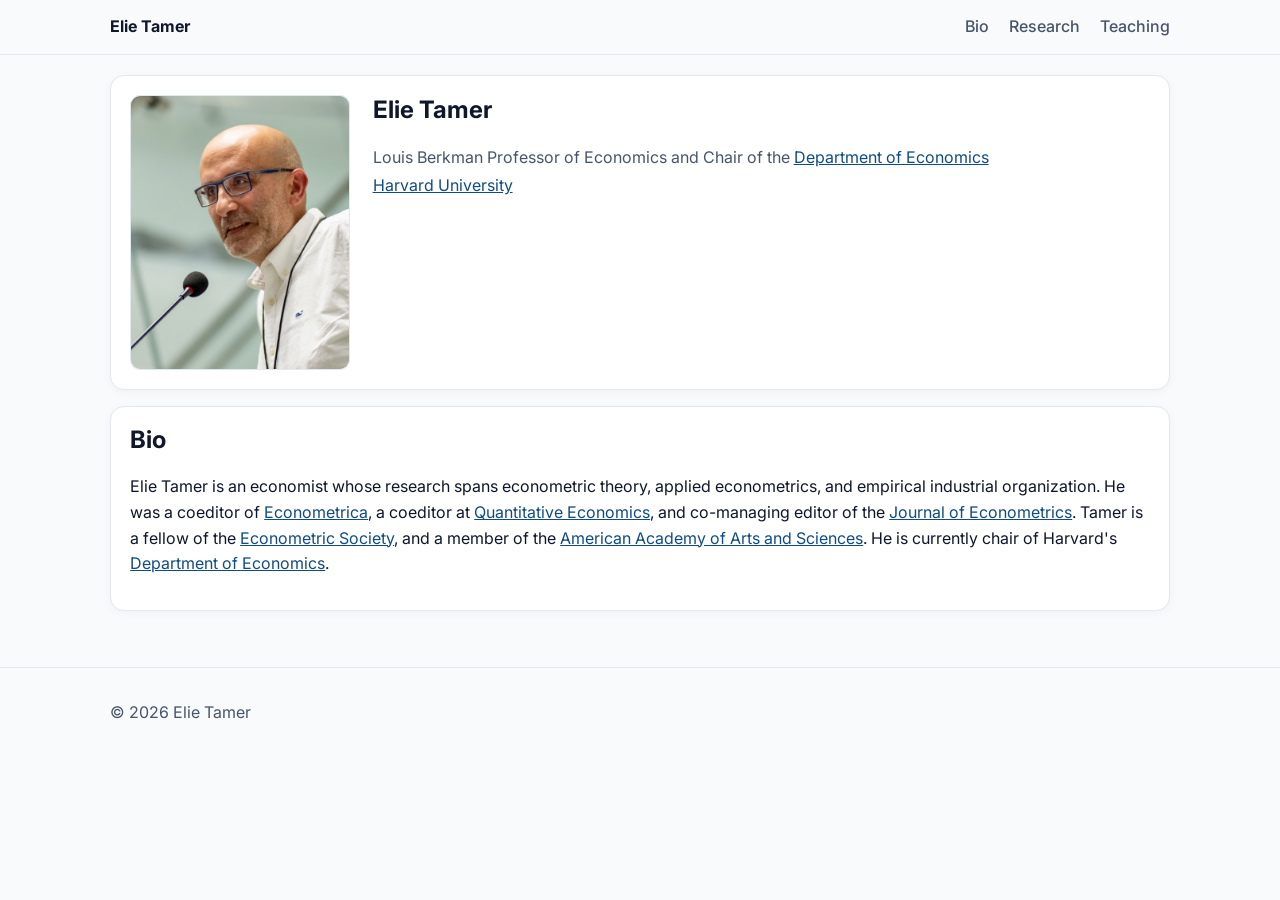
<file: index.html>
<!doctype html>
<html lang="en">
<head>
  <meta charset="utf-8" />
  <meta name="viewport" content="width=device-width, initial-scale=1" />
  <base href="./" />
  <title>Elie Tamer | Harvard Economics</title>
  <meta name="description" content="Elie Tamer — Louis Berkman Professor of Economics and Chair of the Department of Economics at Harvard University." />
  <link rel="preconnect" href="https://fonts.googleapis.com">
  <link rel="preconnect" href="https://fonts.gstatic.com" crossorigin>
  <link href="https://fonts.googleapis.com/css2?family=Inter:wght@400;500;600;700&display=swap" rel="stylesheet">
  <link rel="stylesheet" href="styles.css" />
</head>
<body>
  <header class="topbar">
    <div class="container topbar-inner">
      <a class="brand" href="#home">Elie Tamer</a>
      <nav class="nav">
        <a href="#bio">Bio</a>
        <a href="research.html">Research</a>
        <a href="teaching.html">Teaching</a>
      </nav>
    </div>
  </header>

  <main id="home" class="container layout">
    <section class="hero card">
      <img
        class="portrait"
        src="assets/portrait.jpg"
        alt="Portrait of Elie Tamer"
      />
      <div>
        <h1>Elie Tamer</h1>
        <p class="subtitle">Louis Berkman Professor of Economics and Chair of the <a href="https://www.economics.harvard.edu" target="_blank" rel="noopener">Department of Economics</a></p>
        <p class="subtitle"><a href="https://www.economics.harvard.edu/" target="_blank" rel="noopener">Harvard University</a></p>
      </div>
    </section>

    <section id="bio" class="card section">
      <h2>Bio</h2>
      <p>
        Elie Tamer is an economist whose research spans econometric theory, applied econometrics,
        and empirical industrial organization. He was a coeditor of
        <a href="https://www.econometricsociety.org/publications/econometrica" target="_blank" rel="noopener">Econometrica</a>,
        a coeditor at
        <a href="https://www.econometricsociety.org/publications/quantitative-economics" target="_blank" rel="noopener">Quantitative Economics</a>,
        and co-managing editor of the
        <a href="https://www.sciencedirect.com/journal/journal-of-econometrics" target="_blank" rel="noopener">Journal of Econometrics</a>.
        Tamer is a fellow of the
        <a href="https://www.econometricsociety.org/" target="_blank" rel="noopener">Econometric Society</a>,
        and a member of the
        <a href="https://www.amacad.org/" target="_blank" rel="noopener">American Academy of Arts and Sciences</a>.
        He is currently chair of Harvard's <a href="https://www.economics.harvard.edu" target="_blank" rel="noopener">Department of Economics</a>.
      </p>
    </section>
  </main>

  <footer class="footer">
    <div class="container">
      <p>© <span id="year"></span> Elie Tamer</p>
    </div>
  </footer>

  <script>
    document.getElementById('year').textContent = new Date().getFullYear();
  </script>
</body>
</html>
</file>
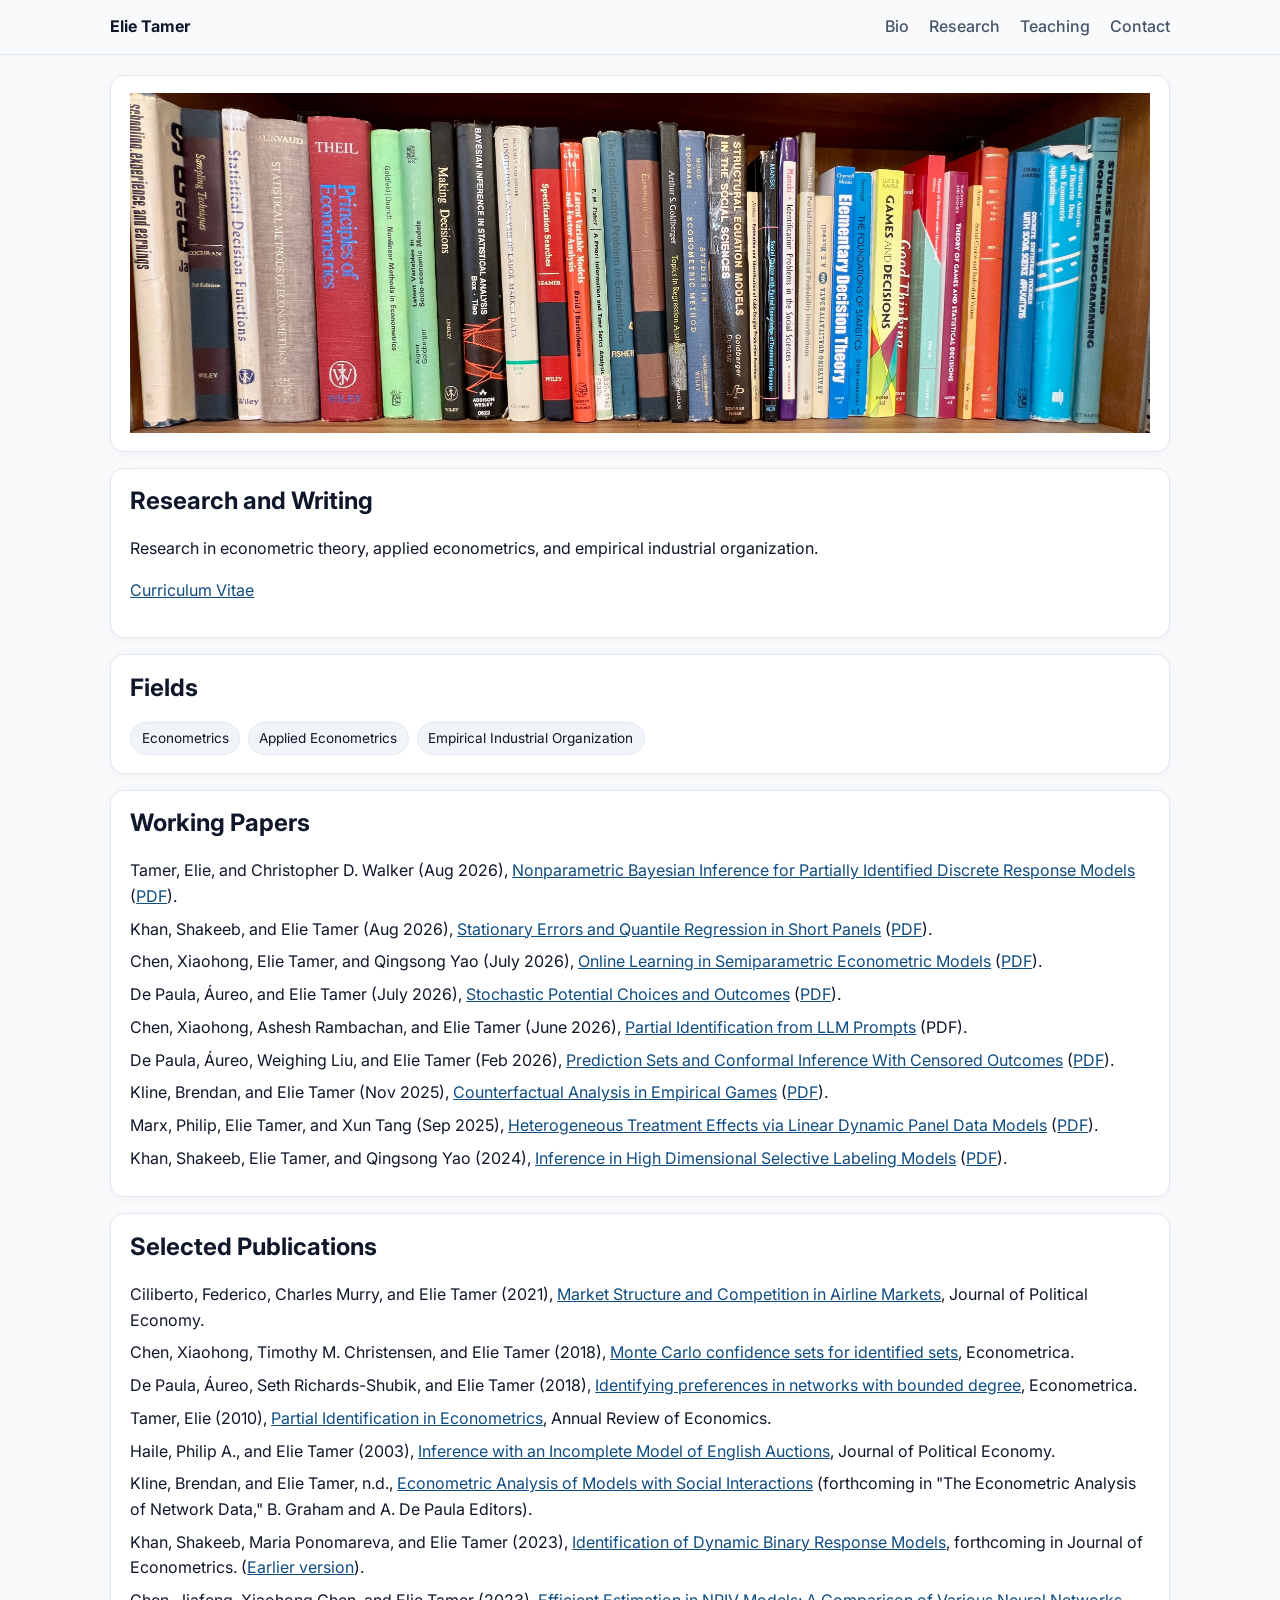
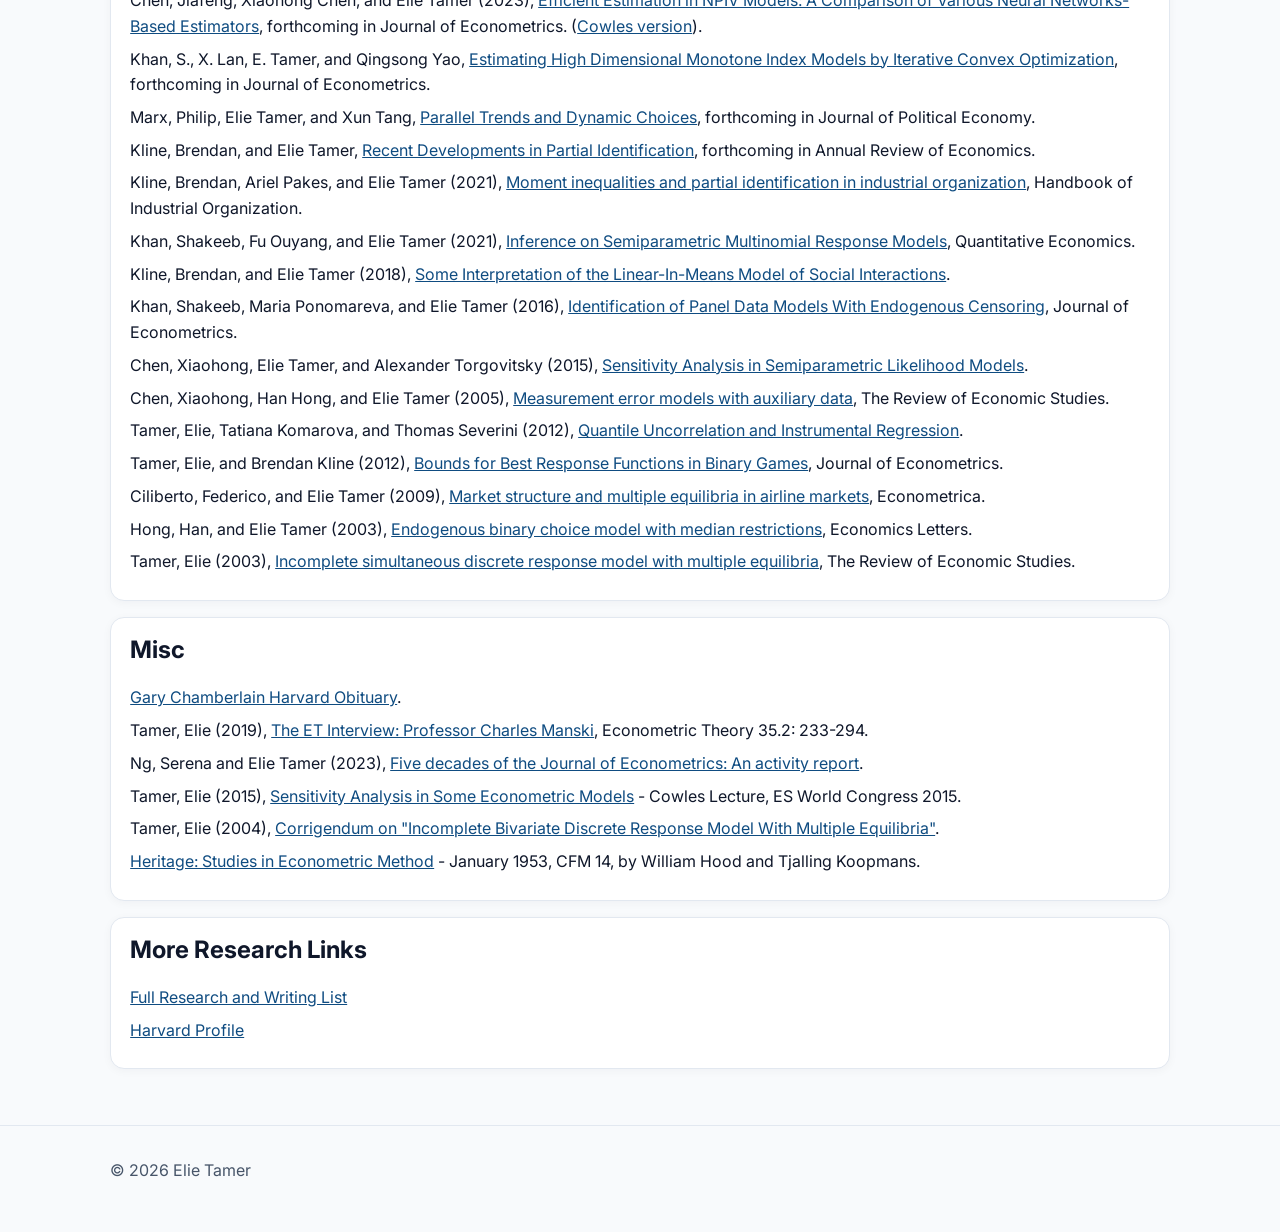
<file: research.html>
<!doctype html>
<html lang="en">
<head>
  <meta charset="utf-8" />
  <meta name="viewport" content="width=device-width, initial-scale=1" />
  <base href="./" />
  <title>Research | Elie Tamer</title>
  <meta name="description" content="Research page for Elie Tamer." />
  <link rel="preconnect" href="https://fonts.googleapis.com">
  <link rel="preconnect" href="https://fonts.gstatic.com" crossorigin>
  <link href="https://fonts.googleapis.com/css2?family=Inter:wght@400;500;600;700&display=swap" rel="stylesheet">
  <link rel="stylesheet" href="styles.css?v=10" />
</head>
<body>
  <header class="topbar">
    <div class="container topbar-inner">
      <a class="brand" href="index.html">Elie Tamer</a>
      <nav class="nav">
        <a href="index.html#bio">Bio</a>
        <a href="research.html">Research</a>
        <a href="teaching.html">Teaching</a>
        <a href="index.html#contact">Contact</a>
      </nav>
    </div>
  </header>

  <main class="container layout">
    <section class="card section research-banner-wrap">
      <img class="research-banner" src="books.jpg" alt="Books banner" />
    </section>

    <section class="card section">
      <h1>Research and Writing</h1>
      <p>Research in econometric theory, applied econometrics, and empirical industrial organization.</p>
      <p>
        <a href="Tamer CV/cv-llt.pdf" target="_blank" rel="noopener">
          Curriculum Vitae
        </a>
      </p>
    </section>

    <section class="card section">
      <h2>Fields</h2>
      <div class="chips">
        <span>Econometrics</span>
        <span>Applied Econometrics</span>
        <span>Empirical Industrial Organization</span>
      </div>
    </section>

    <section class="card section">
      <h2>Working Papers</h2>
      <ul class="clean-list">
        <li>
          Tamer, Elie, and Christopher D. Walker (Aug 2026),
          <a href="https://arxiv.org/abs/2608.25814" target="_blank" rel="noopener">Nonparametric Bayesian Inference for Partially Identified Discrete Response Models</a>
          (<a href="https://arxiv.org/pdf/2608.25814" target="_blank" rel="noopener">PDF</a>).
        </li>
        <li>
          Khan, Shakeeb, and Elie Tamer (Aug 2026),
          <a href="https://arxiv.org/abs/2608.08750" target="_blank" rel="noopener">Stationary Errors and Quantile Regression in Short Panels</a>
          (<a href="https://arxiv.org/pdf/2608.08750" target="_blank" rel="noopener">PDF</a>).
        </li>
        <li>
          Chen, Xiaohong, Elie Tamer, and Qingsong Yao (July 2026),
          <a href="https://arxiv.org/abs/2603.08614" target="_blank" rel="noopener">Online Learning in Semiparametric Econometric Models</a>
          (<a href="https://arxiv.org/pdf/2603.08614" target="_blank" rel="noopener">PDF</a>).
        </li>
        <li>
          De Paula, Áureo, and Elie Tamer (July 2026),
          <a href="https://arxiv.org/abs/2607.21413" target="_blank" rel="noopener">Stochastic Potential Choices and Outcomes</a>
          (<a href="https://arxiv.org/pdf/2607.21413" target="_blank" rel="noopener">PDF</a>).
        </li>
        <li>
          Chen, Xiaohong, Ashesh Rambachan, and Elie Tamer (June 2026),
          <a href="assets/papers/LLM-June24.pdf" target="_blank" rel="noopener">Partial Identification from LLM Prompts</a>
          (PDF).
        </li>
        <li>
          De Paula, Áureo, Weighing Liu, and Elie Tamer (Feb 2026),
          <a href="https://arxiv.org/abs/2501.10117" target="_blank" rel="noopener">Prediction Sets and Conformal Inference With Censored Outcomes</a>
          (<a href="https://drive.google.com/file/d/1F5XwK9Nn-wn7ErsfMFAyox2NCp6W2hEZ/view?usp=drive_link" target="_blank" rel="noopener">PDF</a>).
        </li>
        <li>
          Kline, Brendan, and Elie Tamer (Nov 2025),
          <a href="https://arxiv.org/abs/2410.12731" target="_blank" rel="noopener">Counterfactual Analysis in Empirical Games</a>
          (<a href="https://drive.google.com/file/d/127od5SAU0rBYenrAZEQQC-P2l1y4wUBI/view?usp=share_link" target="_blank" rel="noopener">PDF</a>).
        </li>
        <li>
          Marx, Philip, Elie Tamer, and Xun Tang (Sep 2025),
          <a href="https://arxiv.org/pdf/2410.19060" target="_blank" rel="noopener">Heterogeneous Treatment Effects via Linear Dynamic Panel Data Models</a>
          (<a href="https://drive.google.com/file/d/1HAJKq7hV3Cu_mTCOJ2au5w3gyeDZw2d3/view?usp=drive_link" target="_blank" rel="noopener">PDF</a>).
        </li>
        <li>
          Khan, Shakeeb, Elie Tamer, and Qingsong Yao (2024),
          <a href="https://arxiv.org/pdf/2410.18381" target="_blank" rel="noopener">Inference in High Dimensional Selective Labeling Models</a>
          (<a href="https://drive.google.com/file/d/1u2CQClWNGkr0U9SmAf3Kejp1n8fEgITr/view?usp=drive_link" target="_blank" rel="noopener">PDF</a>).
        </li>
      </ul>
    </section>

    <section class="card section">
      <h2>Selected Publications</h2>
      <ul class="clean-list">
        <li>
          Ciliberto, Federico, Charles Murry, and Elie Tamer (2021),
          <a href="https://papers.ssrn.com/sol3/papers.cfm?abstract_id=2777820" target="_blank" rel="noopener">Market Structure and Competition in Airline Markets</a>, Journal of Political Economy.
        </li>
        <li>
          Chen, Xiaohong, Timothy M. Christensen, and Elie Tamer (2018),
          <a href="https://onlinelibrary.wiley.com/doi/pdf/10.3982/ecta14525" target="_blank" rel="noopener">Monte Carlo confidence sets for identified sets</a>, Econometrica.
        </li>
        <li>
          De Paula, Áureo, Seth Richards-Shubik, and Elie Tamer (2018),
          <a href="https://tamer.scholars.harvard.edu/sites/g/files/omnuum7756/files/tamer/files/network_prt_revision2_final.pdf" target="_blank" rel="noopener">Identifying preferences in networks with bounded degree</a>, Econometrica.
        </li>
        <li>
          Tamer, Elie (2010),
          <a href="https://tamer.scholars.harvard.edu/publications/partial-identification-econometrics" target="_blank" rel="noopener">Partial Identification in Econometrics</a>, Annual Review of Economics.
        </li>
        <li>
          Haile, Philip A., and Elie Tamer (2003),
          <a href="https://www.journals.uchicago.edu/doi/10.1086/344805" target="_blank" rel="noopener">Inference with an Incomplete Model of English Auctions</a>, Journal of Political Economy.
        </li>
        <li>
          Kline, Brendan, and Elie Tamer, n.d.,
          <a href="https://drive.google.com/file/d/12YwTlvRgEaZ8_sn36OtNErnhK1bx767b/view?usp=drive_link" target="_blank" rel="noopener">Econometric Analysis of Models with Social Interactions</a> (forthcoming in "The Econometric Analysis of Network Data," B. Graham and A. De Paula Editors).
        </li>
        <li>
          Khan, Shakeeb, Maria Ponomareva, and Elie Tamer (2023),
          <a href="https://drive.google.com/file/d/1wk-VQoTooPvEoRIliRSmC_K4YBwSCVfJ/view?usp=drive_link" target="_blank" rel="noopener">Identification of Dynamic Binary Response Models</a>, forthcoming in Journal of Econometrics. (<a href="https://drive.google.com/file/d/1dV7WUHg6cc0BND0fgvrwHztYZGH_hFU4/view?usp=share_link" target="_blank" rel="noopener">Earlier version</a>).
        </li>
        <li>
          Chen, Jiafeng, Xiaohong Chen, and Elie Tamer (2023),
          <a href="https://drive.google.com/file/d/17sPxlxv0SRZZP-34GkQoekUM3QIqQjAf/view?usp=drive_link" target="_blank" rel="noopener">Efficient Estimation in NPIV Models: A Comparison of Various Neural Networks-Based Estimators</a>, forthcoming in Journal of Econometrics. (<a href="https://cowles.yale.edu/sites/default/files/d2319.pdf" target="_blank" rel="noopener">Cowles version</a>).
        </li>
        <li>
          Khan, S., X. Lan, E. Tamer, and Qingsong Yao,
          <a href="https://drive.google.com/file/d/15BJ9rW8wSlihp2FzUD1dWk026T1iLHFi/view?usp=drive_link" target="_blank" rel="noopener">Estimating High Dimensional Monotone Index Models by Iterative Convex Optimization</a>, forthcoming in Journal of Econometrics.
        </li>
        <li>
          Marx, Philip, Elie Tamer, and Xun Tang,
          <a href="https://arxiv.org/pdf/2207.06564" target="_blank" rel="noopener">Parallel Trends and Dynamic Choices</a>, forthcoming in Journal of Political Economy.
        </li>
        <li>
          Kline, Brendan, and Elie Tamer,
          <a href="https://drive.google.com/file/d/1jTFFUdTpifcNJtBoHd-sl5uFGrsB6qDO/view?usp=drive_link" target="_blank" rel="noopener">Recent Developments in Partial Identification</a>, forthcoming in Annual Review of Economics.
        </li>
        <li>
          Kline, Brendan, Ariel Pakes, and Elie Tamer (2021),
          <a href="https://www.nber.org/system/files/working_papers/w29409/w29409.pdf" target="_blank" rel="noopener">Moment inequalities and partial identification in industrial organization</a>, Handbook of Industrial Organization.
        </li>
        <li>
          Khan, Shakeeb, Fu Ouyang, and Elie Tamer (2021),
          <a href="https://drive.google.com/file/d/1oVBbbhFJcS9r6sSkN0jk70UYj-KzWmR_/view?usp=share_link" target="_blank" rel="noopener">Inference on Semiparametric Multinomial Response Models</a>, Quantitative Economics.
        </li>
        <li>
          Kline, Brendan, and Elie Tamer (2018),
          <a href="https://drive.google.com/file/d/1-hIlb_ubUwiFlypeZyuwmUEir3yMnztM/view?usp=share_link" target="_blank" rel="noopener">Some Interpretation of the Linear-In-Means Model of Social Interactions</a>.
        </li>
        <li>
          Khan, Shakeeb, Maria Ponomareva, and Elie Tamer (2016),
          <a href="https://tamer.scholars.harvard.edu/publications/identification-panel-data-models-withendogenous-censoring" target="_blank" rel="noopener">Identification of Panel Data Models With Endogenous Censoring</a>, Journal of Econometrics.
        </li>
        <li>
          Chen, Xiaohong, Elie Tamer, and Alexander Torgovitsky (2015),
          <a href="https://drive.google.com/file/d/1nUfkfe8fqSRHbvdojYUM7LPmDdLPIDgA/view?usp=share_link" target="_blank" rel="noopener">Sensitivity Analysis in Semiparametric Likelihood Models</a>.
        </li>
        <li>
          Chen, Xiaohong, Han Hong, and Elie Tamer (2005),
          <a href="https://www.jstor.org/stable/pdf/3700655" target="_blank" rel="noopener">Measurement error models with auxiliary data</a>, The Review of Economic Studies.
        </li>
        <li>
          Tamer, Elie, Tatiana Komarova, and Thomas Severini (2012),
          <a href="https://drive.google.com/file/d/1oX35oQY2id_lDq19FiEqPCKwk3KZoP3w/view?usp=share_link" target="_blank" rel="noopener">Quantile Uncorrelation and Instrumental Regression</a>.
        </li>
        <li>
          Tamer, Elie, and Brendan Kline (2012),
          <a href="https://tamer.scholars.harvard.edu/publications/bounds-best-response-functions-binary-games" target="_blank" rel="noopener">Bounds for Best Response Functions in Binary Games</a>, Journal of Econometrics.
        </li>
        <li>
          Ciliberto, Federico, and Elie Tamer (2009),
          <a href="https://doi.org/10.3982/ecta7942" target="_blank" rel="noopener">Market structure and multiple equilibria in airline markets</a>, Econometrica.
        </li>
        <li>
          Hong, Han, and Elie Tamer (2003),
          <a href="https://www.sciencedirect.com/science/article/pii/S016517650300096X" target="_blank" rel="noopener">Endogenous binary choice model with median restrictions</a>, Economics Letters.
        </li>
        <li>
          Tamer, Elie (2003),
          <a href="https://doi.org/10.1111/1467-937X.00181" target="_blank" rel="noopener">Incomplete simultaneous discrete response model with multiple equilibria</a>, The Review of Economic Studies.
        </li>
      </ul>
    </section>

    <section class="card section">
      <h2>Misc</h2>
      <ul class="clean-list">
        <li>
          <a href="https://drive.google.com/file/d/1WibIoYiQmTJ8WlCEdL09iXmTyxgHTt4A/view?usp=share_link" target="_blank" rel="noopener">Gary Chamberlain Harvard Obituary</a>.
        </li>
        <li>
          Tamer, Elie (2019),
          <a href="https://drive.google.com/file/d/10RiUvkWYuoLoR-RTIvknN4FX7uwrYCW_/view?usp=share_link" target="_blank" rel="noopener">The ET Interview: Professor Charles Manski</a>, Econometric Theory 35.2: 233-294.
        </li>
        <li>
          Ng, Serena and Elie Tamer (2023),
          <a href="https://drive.google.com/file/d/1WarOIf5Hw5HOA8ZlzrS5i2RZhebcfU_J/view?usp=share_link" target="_blank" rel="noopener">Five decades of the Journal of Econometrics: An activity report</a>.
        </li>
        <li>
          Tamer, Elie (2015),
          <a href="https://drive.google.com/file/d/1wybvg2kSukzgDeG0eKGh090je43MH7wY/view?usp=share_link" target="_blank" rel="noopener">Sensitivity Analysis in Some Econometric Models</a> - Cowles Lecture, ES World Congress 2015.
        </li>
        <li>
          Tamer, Elie (2004),
          <a href="https://drive.google.com/file/d/1nSBoHCxaqSyB9wpGJhFKjboMQDx7q-k3/view?usp=share_link" target="_blank" rel="noopener">Corrigendum on "Incomplete Bivariate Discrete Response Model With Multiple Equilibria"</a>.
        </li>
        <li>
          <a href="https://cowles.yale.edu/sites/default/files/2022-09/m14-all.pdf" target="_blank" rel="noopener">Heritage: Studies in Econometric Method</a> - January 1953, CFM 14, by William Hood and Tjalling Koopmans.
        </li>
      </ul>
    </section>

    <section class="card section">
      <h2>More Research Links</h2>
      <ul class="clean-list">
        <li><a href="https://sites.google.com/g.harvard.edu/elietamer/research-and-writing">Full Research and Writing List</a></li>
        <li><a href="https://www.economics.harvard.edu/people/elie-tamer" target="_blank" rel="noopener">Harvard Profile</a></li>
      </ul>
    </section>
  </main>

  <footer class="footer">
    <div class="container">
      <p>© <span id="year"></span> Elie Tamer</p>
    </div>
  </footer>

  <script>
    document.getElementById('year').textContent = new Date().getFullYear();
  </script>
</body>
</html>
</file>
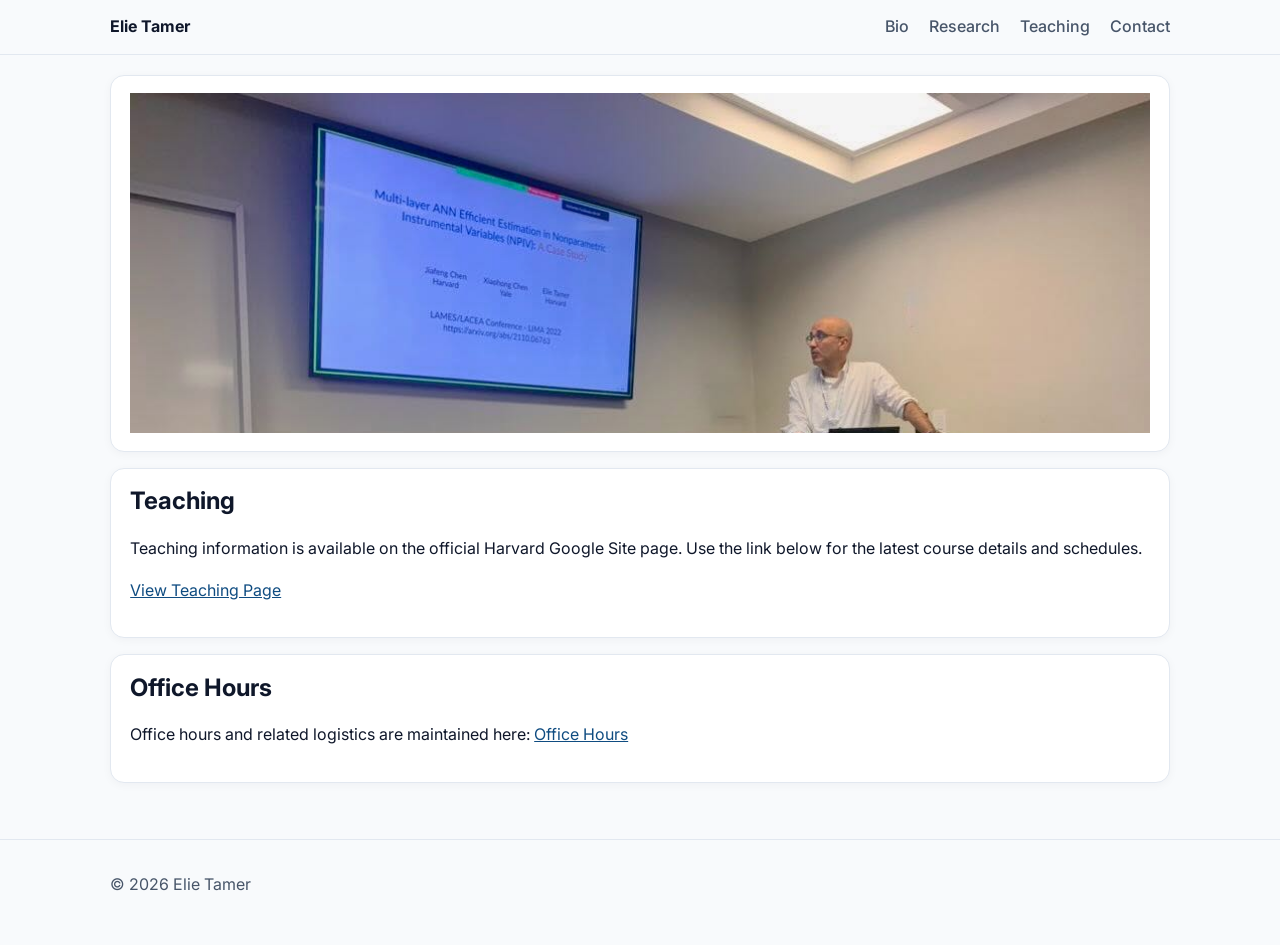
<file: teaching.html>
<!doctype html>
<html lang="en">
<head>
  <meta charset="utf-8" />
  <meta name="viewport" content="width=device-width, initial-scale=1" />
  <base href="./" />
  <title>Teaching | Elie Tamer</title>
  <meta name="description" content="Teaching page for Elie Tamer." />
  <link rel="preconnect" href="https://fonts.googleapis.com">
  <link rel="preconnect" href="https://fonts.gstatic.com" crossorigin>
  <link href="https://fonts.googleapis.com/css2?family=Inter:wght@400;500;600;700&display=swap" rel="stylesheet">
  <link rel="stylesheet" href="styles.css" />
</head>
<body>
  <header class="topbar">
    <div class="container topbar-inner">
      <a class="brand" href="index.html">Elie Tamer</a>
      <nav class="nav">
        <a href="index.html#bio">Bio</a>
        <a href="research.html">Research</a>
        <a href="teaching.html">Teaching</a>
        <a href="index.html#contact">Contact</a>
      </nav>
    </div>
  </header>

  <main class="container layout">
    <section class="card section research-banner-wrap">
      <img class="research-banner" src="teaching.jpeg" alt="Teaching banner" />
    </section>

    <section class="card section">
      <h1>Teaching</h1>
      <p>
        Teaching information is available on the official Harvard Google Site page.
        Use the link below for the latest course details and schedules.
      </p>
      <p>
        <a href="https://sites.google.com/g.harvard.edu/elietamer/teaching" target="_blank" rel="noopener">
          View Teaching Page
        </a>
      </p>
    </section>

    <section class="card section">
      <h2>Office Hours</h2>
      <p>
        Office hours and related logistics are maintained here:
        <a href="https://sites.google.com/g.harvard.edu/elietamer/office-hours" target="_blank" rel="noopener">
          Office Hours
        </a>
      </p>
    </section>
  </main>

  <footer class="footer">
    <div class="container">
      <p>© <span id="year"></span> Elie Tamer</p>
    </div>
  </footer>

  <script>
    document.getElementById('year').textContent = new Date().getFullYear();
  </script>
</body>
</html>
</file>
<file: styles.css>
:root {
  --bg: #f8fafc;
  --card: #ffffff;
  --text: #0f172a;
  --muted: #475569;
  --line: #e2e8f0;
  --accent: #0f4c81;
}

* {
  box-sizing: border-box;
}

html,
body {
  margin: 0;
  padding: 0;
  font-family: Inter, system-ui, -apple-system, Segoe UI, Roboto, Helvetica, Arial, sans-serif;
  color: var(--text);
  background: var(--bg);
  line-height: 1.6;
}

.container {
  width: min(1060px, 92%);
  margin: 0 auto;
}

.topbar {
  position: sticky;
  top: 0;
  z-index: 10;
  background: rgba(248, 250, 252, 0.92);
  backdrop-filter: blur(6px);
  border-bottom: 1px solid var(--line);
}

.topbar-inner {
  display: flex;
  align-items: center;
  justify-content: space-between;
  padding: 0.9rem 0;
}

.brand {
  font-weight: 700;
  color: var(--text);
  text-decoration: none;
}

.nav a {
  margin-left: 1rem;
  text-decoration: none;
  color: var(--muted);
  font-weight: 500;
}

.nav a:hover,
a:hover {
  color: var(--accent);
}

.layout {
  padding: 1.2rem 0 2.5rem;
}

.card {
  background: var(--card);
  border: 1px solid var(--line);
  border-radius: 14px;
  box-shadow: 0 2px 10px rgba(15, 23, 42, 0.04);
}

.hero {
  display: grid;
  grid-template-columns: 220px 1fr;
  gap: 1.4rem;
  padding: 1.2rem;
  margin-bottom: 1rem;
}

.portrait {
  width: 100%;
  aspect-ratio: 4 / 5;
  object-fit: cover;
  border-radius: 10px;
  border: 1px solid var(--line);
}

h1,
h2 {
  margin-top: 0;
  line-height: 1.25;
}

.subtitle {
  margin: 0.2rem 0;
  color: var(--muted);
}

.chips {
  display: flex;
  gap: 0.5rem;
  flex-wrap: wrap;
  margin-top: 0.8rem;
}

.chips span {
  border: 1px solid var(--line);
  border-radius: 999px;
  padding: 0.28rem 0.65rem;
  font-size: 0.85rem;
  background: #f1f5f9;
}

.section {
  padding: 1.1rem 1.2rem;
  margin-bottom: 1rem;
}

.research-banner-wrap {
  margin-bottom: 1rem;
}

.research-banner {
  width: 100%;
  max-width: 100%;
  display: block;
  aspect-ratio: 3 / 1;
  height: auto;
  object-fit: cover;
  object-position: top center;
}

.grid-two {
  display: grid;
  grid-template-columns: 1fr 1fr;
  gap: 1rem;
}

.clean-list {
  list-style: none;
  margin: 0;
  padding: 0;
}

.clean-list li {
  margin: 0.45rem 0;
}

a {
  color: var(--accent);
}

.footer {
  border-top: 1px solid var(--line);
  padding: 1rem 0 2rem;
  color: var(--muted);
}

@media (max-width: 760px) {
  .hero,
  .grid-two {
    grid-template-columns: 1fr;
  }

  .nav {
    display: none;
  }
}
</file>
